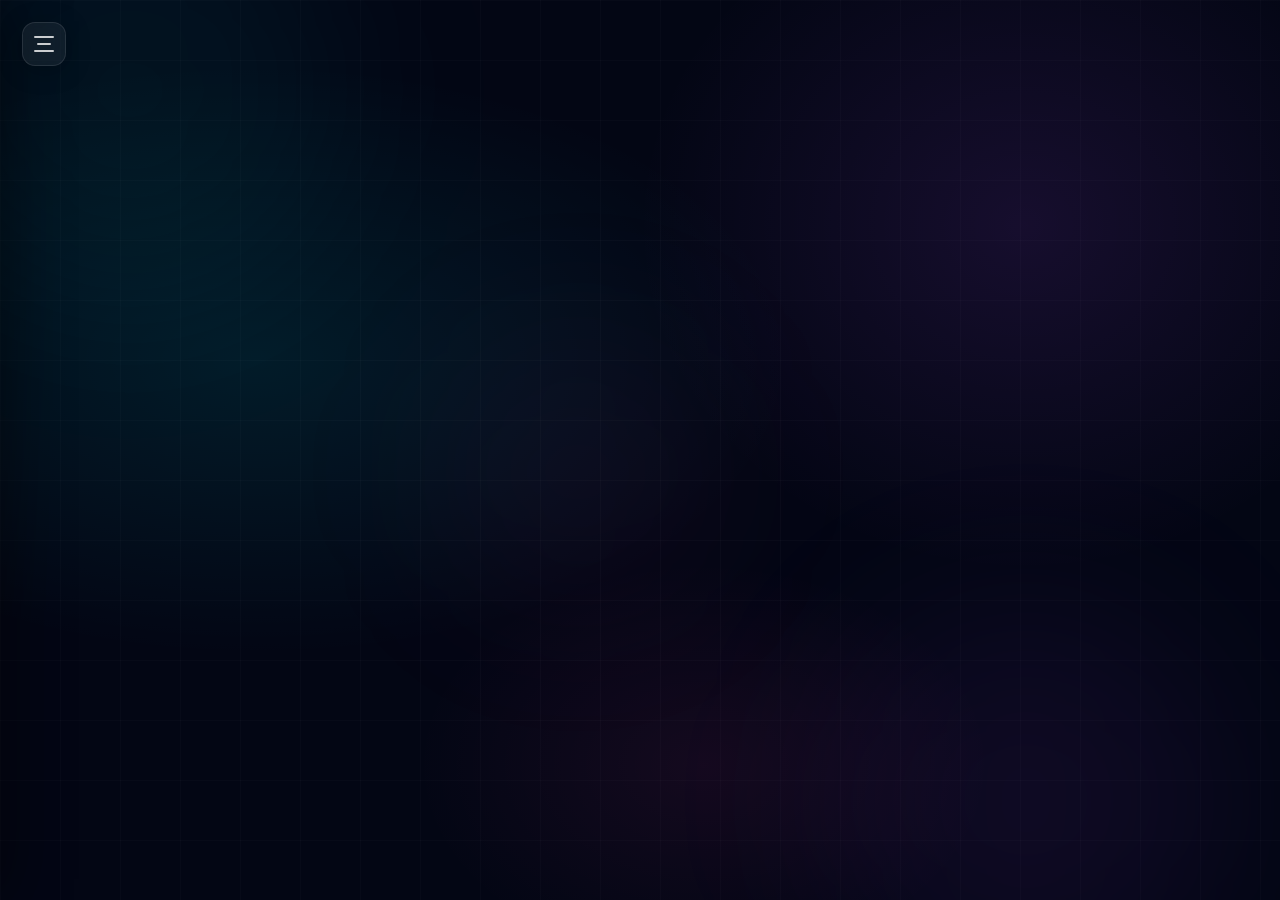
<file: 02-Modern-Sidebar/index.html>
<!DOCTYPE html>
<html lang="en">
<head>
<meta charset="UTF-8">
<meta name="viewport" content="width=device-width, initial-scale=1.0">
<title>Glassmorphism Sidebar</title>
<link href="https://fonts.googleapis.com/css2?family=Syne:wght@400;600;700;800&family=DM+Sans:wght@300;400;500&display=swap" rel="stylesheet">
<link rel="stylesheet" href="style.css">
</head>
<body>

<div class="bg"></div>
<div class="orb orb1"></div><div class="orb orb2"></div><div class="orb orb3"></div>
<div class="grid-lines"></div>

<div class="overlay" id="overlay"></div>

<button class="hamburger" id="hamburger" aria-label="Toggle menu">
  <span></span><span></span><span></span>
</button>

<aside class="sidebar" id="sidebar">
  <div class="sidebar-glow"></div>

  <div class="back-row">
    <div class="back-btn" id="closeBtn" title="Close sidebar">
      <svg fill="none" viewBox="0 0 24 24" stroke="currentColor" stroke-width="2.2">
        <path stroke-linecap="round" stroke-linejoin="round" d="M15 19l-7-7 7-7"/>
      </svg>
    </div>
  </div>

  <div class="search-wrap">
    <svg class="search-icon-left" fill="none" viewBox="0 0 24 24" stroke="currentColor" stroke-width="2">
      <circle cx="11" cy="11" r="8"/><path d="M21 21l-4.35-4.35"/>
    </svg>
    <input class="search-input" id="searchInput" type="text" placeholder="Search menu…" autocomplete="off">
  </div>

  <div class="search-results" id="searchResults"></div>

  <div id="navContent">
    <div class="section-label">Main</div>
    <nav class="nav">
      <div class="nav-item active" data-page="Dashboard">
        <div class="nav-icon"><svg fill="none" viewBox="0 0 24 24" stroke="currentColor" stroke-width="1.8" class="ic-cyan"><rect x="3" y="3" width="7" height="7" rx="1.5"/><rect x="14" y="3" width="7" height="7" rx="1.5"/><rect x="3" y="14" width="7" height="7" rx="1.5"/><rect x="14" y="14" width="7" height="7" rx="1.5"/></svg></div>
        <span class="nav-label">Dashboard</span><span class="badge-dot"></span>
      </div>
      <div class="nav-item" data-page="Analytics">
        <div class="nav-icon"><svg fill="none" viewBox="0 0 24 24" stroke="currentColor" stroke-width="1.8" class="ic-purple"><polyline points="22 12 18 12 15 21 9 3 6 12 2 12"/></svg></div>
        <span class="nav-label">Analytics</span><span class="nav-badge badge-cyan">Live</span>
      </div>
      <div class="nav-item" data-page="Projects">
        <div class="nav-icon"><svg fill="none" viewBox="0 0 24 24" stroke="currentColor" stroke-width="1.8" class="ic-blue"><path d="M12 2L2 7l10 5 10-5-10-5zM2 17l10 5 10-5M2 12l10 5 10-5"/></svg></div>
        <span class="nav-label">Projects</span><span class="nav-badge badge-purple">12</span>
      </div>
      <div class="nav-item" data-page="Messages">
        <div class="nav-icon"><svg fill="none" viewBox="0 0 24 24" stroke="currentColor" stroke-width="1.8" class="ic-pink"><path d="M21 15a2 2 0 01-2 2H7l-4 4V5a2 2 0 012-2h14a2 2 0 012 2z"/></svg></div>
        <span class="nav-label">Messages</span><span class="nav-badge badge-pink">9</span>
      </div>
      <div class="nav-item" data-page="Calendar">
        <div class="nav-icon"><svg fill="none" viewBox="0 0 24 24" stroke="currentColor" stroke-width="1.8" class="ic-green"><rect x="3" y="4" width="18" height="18" rx="2"/><line x1="16" y1="2" x2="16" y2="6"/><line x1="8" y1="2" x2="8" y2="6"/><line x1="3" y1="10" x2="21" y2="10"/></svg></div>
        <span class="nav-label">Calendar</span>
      </div>
      <div class="nav-item" data-page="Tasks">
        <div class="nav-icon"><svg fill="none" viewBox="0 0 24 24" stroke="currentColor" stroke-width="1.8" class="ic-yellow"><path d="M9 11l3 3L22 4"/><path d="M21 12v7a2 2 0 01-2 2H5a2 2 0 01-2-2V5a2 2 0 012-2h11"/></svg></div>
        <span class="nav-label">Tasks</span><span class="nav-badge badge-cyan">3</span>
      </div>
    </nav>

    <div class="divider"></div>
    <div class="section-label">Account</div>
    <nav class="nav">
      <div class="nav-item" data-page="Notifications">
        <div class="nav-icon"><svg fill="none" viewBox="0 0 24 24" stroke="currentColor" stroke-width="1.8" class="ic-yellow"><path d="M18 8A6 6 0 006 8c0 7-3 9-3 9h18s-3-2-3-9"/><path d="M13.73 21a2 2 0 01-3.46 0"/></svg></div>
        <span class="nav-label">Notifications</span><span class="nav-badge badge-pink">4</span>
      </div>
      <div class="nav-item" data-page="Settings">
        <div class="nav-icon"><svg fill="none" viewBox="0 0 24 24" stroke="currentColor" stroke-width="1.8" class="ic-muted"><circle cx="12" cy="12" r="3"/><path d="M19.4 15a1.65 1.65 0 00.33 1.82l.06.06a2 2 0 010 2.83 2 2 0 01-2.83 0l-.06-.06a1.65 1.65 0 00-1.82-.33 1.65 1.65 0 00-1 1.51V21a2 2 0 01-4 0v-.09A1.65 1.65 0 009 19.4a1.65 1.65 0 00-1.82.33l-.06.06a2 2 0 01-2.83-2.83l.06-.06A1.65 1.65 0 004.68 15a1.65 1.65 0 00-1.51-1H3a2 2 0 010-4h.09A1.65 1.65 0 004.6 9a1.65 1.65 0 00-.33-1.82l-.06-.06a2 2 0 012.83-2.83l.06.06A1.65 1.65 0 009 4.68a1.65 1.65 0 001-1.51V3a2 2 0 014 0v.09a1.65 1.65 0 001 1.51 1.65 1.65 0 001.82-.33l.06-.06a2 2 0 012.83 2.83l-.06.06A1.65 1.65 0 0019.4 9a1.65 1.65 0 001.51 1H21a2 2 0 010 4h-.09a1.65 1.65 0 00-1.51 1z"/></svg></div>
        <span class="nav-label">Settings</span>
      </div>
      <div class="nav-item" data-page="Help">
        <div class="nav-icon"><svg fill="none" viewBox="0 0 24 24" stroke="currentColor" stroke-width="1.8" class="ic-muted"><circle cx="12" cy="12" r="10"/><path d="M9.09 9a3 3 0 015.83 1c0 2-3 3-3 3"/><line x1="12" y1="17" x2="12.01" y2="17"/></svg></div>
        <span class="nav-label">Help</span>
      </div>
    </nav>
  </div>

  <div class="spacer"></div>

  <div class="user-card">
    <div class="avatar">AC</div>
    <div class="user-info">
      <div class="user-name">Aishwarya Chandran</div>
      <div class="user-meta">
        <span class="user-role">Designer</span>
        <span style="color:rgba(255,255,255,0.15);font-size:10px">·</span>
        <div class="status-pill"><div class="status-dot"></div>Online</div>
      </div>
    </div>
  </div>
</aside>

<main class="main">
  <div class="hero"></div>
</main>

<script src="script.js?v=2"></script>
</body>
</html>
</file>
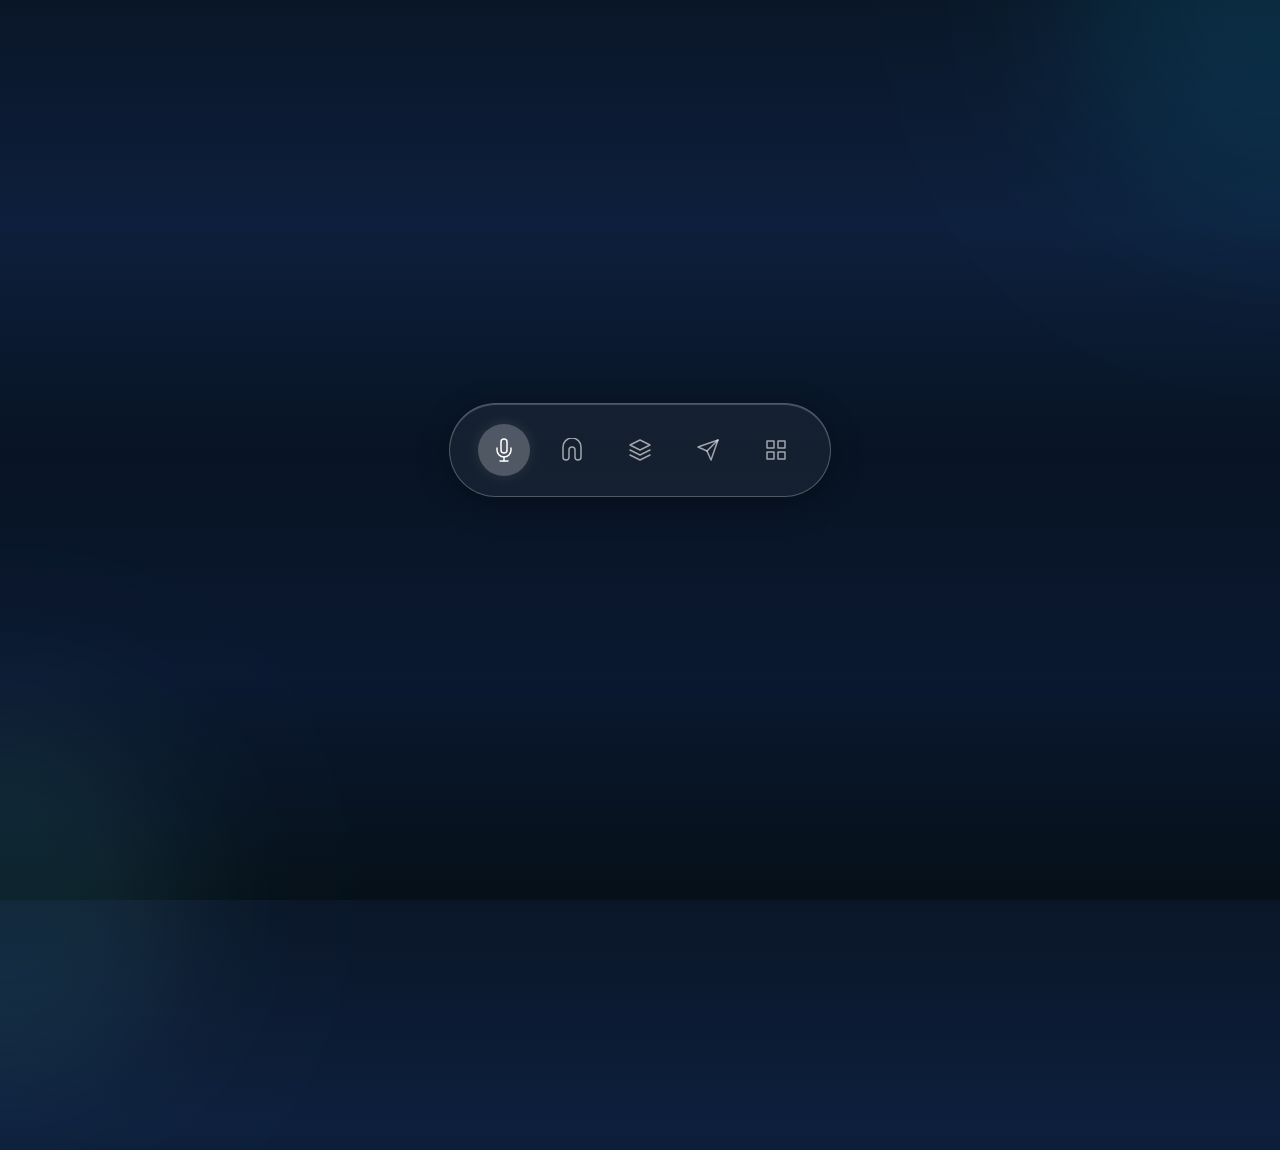
<file: 03-Apple-Liquidglass-Navbar/index.html>
<!DOCTYPE html>
<html lang="en">
<head>
    <meta charset="UTF-8">
    <meta name="viewport" content="width=device-width, initial-scale=1.0">
    <title>Liquid Glass Icon Bar</title>
    <link rel="stylesheet" href="style.css">
</head>
<body>
    <svg class="svg-filters" xmlns="http://www.w3.org/2000/svg">
        <defs>
            <filter id="gooey-filter">
                <feGaussianBlur in="SourceGraphic" stdDeviation="8" result="blur" />
                <feColorMatrix in="blur" mode="matrix" values="1 0 0 0 0  0 1 0 0 0  0 0 1 0 0  0 0 0 22 -10" result="gooey" />
                <feBlend in="SourceGraphic" in2="gooey" mode="normal"/>
            </filter>
        </defs>
    </svg>

    <div class="bg-decoration circle-1"></div>
    <div class="bg-decoration circle-2"></div>

    <div class="icon-bar-wrapper">
        <div class="icon-bar" id="iconBar">
            <div class="indicator" id="indicator"></div>

            <button class="icon-btn active" onclick="moveIndicator(this, 0)">
                <svg viewBox="0 0 24 24"><path d="M12 1a3 3 0 0 0-3 3v8a3 3 0 0 0 6 0V4a3 3 0 0 0-3-3z"/><path d="M19 10v2a7 7 0 0 1-14 0v-2"/><line x1="12" y1="19" x2="12" y2="23"/><line x1="8" y1="23" x2="16" y2="23"/></svg>
            </button>

            <button class="icon-btn" onclick="moveIndicator(this, 1)">
                <svg viewBox="0 0 24 24"><path d="M3 9c0-4.97 4.03-9 9-9s9 4.03 9 9v10c0 1.66-1.34 3-3 3s-3-1.34-3-3v-7c0-1.66-1.34-3-3-3s-3 1.34-3 3v7c0 1.66-1.34 3-3 3s-3-1.34-3-3V9z"/></svg>
            </button>

            <button class="icon-btn" onclick="moveIndicator(this, 2)">
                <svg viewBox="0 0 24 24"><polygon points="12 2 2 7 12 12 22 7 12 2"/><polyline points="2 17 12 22 22 17"/><polyline points="2 12 12 17 22 12"/></svg>
            </button>

            <button class="icon-btn" onclick="moveIndicator(this, 3)">
                <svg viewBox="0 0 24 24"><line x1="22" y1="2" x2="11" y2="13"/><polygon points="22 2 15 22 11 13 2 9 22 2"/></svg>
            </button>

            <button class="icon-btn" onclick="moveIndicator(this, 4)">
                <svg viewBox="0 0 24 24"><rect x="3" y="3" width="7" height="7"/><rect x="14" y="3" width="7" height="7"/><rect x="14" y="14" width="7" height="7"/><rect x="3" y="14" width="7" height="7"/></svg>
            </button>
        </div>
    </div>

   <script src="scripts.js"></script>
</body>
</html>
</file>
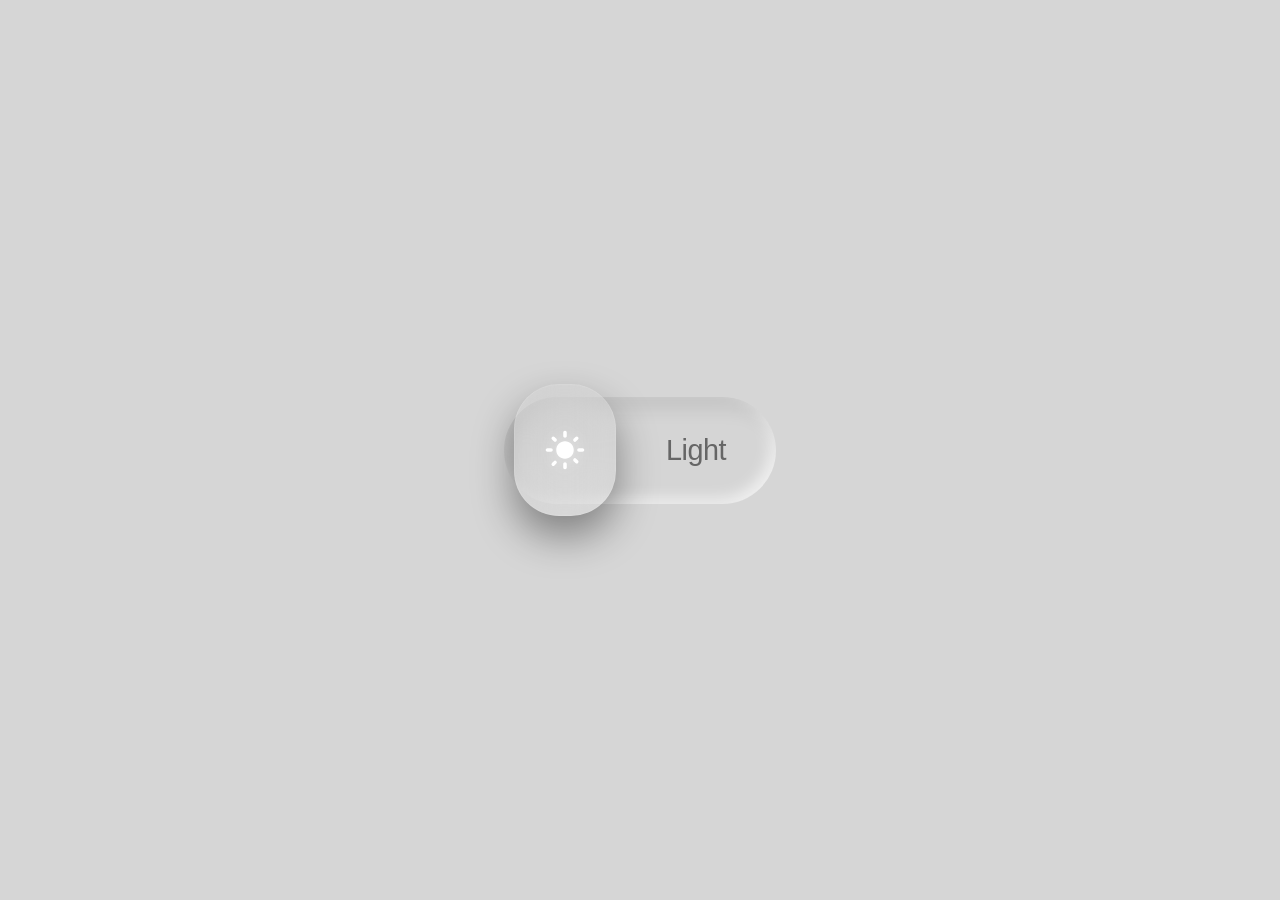
<file: 04-Toggle-Theme/index.html>
<!DOCTYPE html>
<html lang="en">
<head>
    <meta charset="UTF-8">
    <meta name="viewport" content="width=device-width, initial-scale=1.0">
    <title>Liquid Glass Toggle Clone</title>
    <style>
        :root {
            /* Light Theme */
            --bg-light: #d6d6d6;
            --track-light: #d5d5d5;
            
            /* Dark Theme - Precise Tones */
            --bg-dark: #242424;        /* Matte dark gray bg */
            --track-dark: #404040;     /* Darker container bg */
            --glass-bright: rgba(255, 255, 255, 0.12);
            --glass-border: rgba(255, 255, 255, 0.2);
            --track-dark: #4b4b4b;     /* Darker container for the recessed look */
    --glass-highlight: rgba(255, 255, 255, 0.15);
            

            
            --transition: all 0.7s cubic-bezier(0.2, 0.8, 0.2, 1);
        }

        body {
            margin: 0;
            display: flex;
            justify-content: center;
            align-items: center;
            min-height: 100vh;
            background-color: var(--bg-light);
            transition: var(--transition);
            font-family: -apple-system, BlinkMacSystemFont, "SF Pro Display", sans-serif;
            -webkit-font-smoothing: antialiased;
    -moz-osx-font-smoothing: grayscale;
        }

        body.dark-mode {
            background: radial-gradient(circle at center, #2c2c2c 0%, var(--bg-dark) 100%);
        }

        /* The Deep Carved Track */
        .toggle-container {
            position: relative;
            width: 260px;
            height: 95px;
            background-color: var(--track-light);
            border-radius: 100px;
            display: flex;
            align-items: center;
            padding: 6px;
            cursor: pointer;
            /* Neumorphic recession */
            box-shadow: inset 10px 10px 20px rgba(0,0,0,0.1), 
                        inset -5px -5px 15px rgba(255,255,255,0.7);
            transition: var(--transition);
        }

       body.dark-mode .toggle-container {
    background-color: var(--track-dark);
    box-shadow: inset 10px 10px 20px rgba(0, 0, 0, 0.6), 
                inset -2px -2px 10px rgba(255, 255, 255, 0.02); /* Soft rim light */
}

        /* Text Labels */
        .label {
            position: absolute;
            font-size: 1.8rem;
            font-weight: 500;
            letter-spacing: -0.5px;
            transition: var(--transition);
            pointer-events: none;
        }

        .light-text { right: 50px; color: #666; opacity: 1; }
        .dark-text { left: 50px; color: #eee; opacity: 0; transform: scale(0.9); }

        body.dark-mode .light-text { opacity: 0; transform: scale(0.9); }
        body.dark-mode .dark-text { opacity: 1; transform: scale(1); }

       
        .slider {
            position: absolute;
            left: 10px;
            width: 100px;
            height: 130px;
            background: transparent !important;
            backdrop-filter: blur(20px) saturate(200%);
            -webkit-backdrop-filter: blur(25px) saturate(180%);
            border-radius: 45px;
            
            border: 1.5px solid var(--glass-border);
            display: flex;
            justify-content: center;
            align-items: center;
            
            box-shadow: 0 20px 40px rgba(0, 0, 0, 0.2),
                        inset 0 0 10px rgba(255,255,255,0.05);
            transition: var(--transition);
            z-index: 2;
            background: rgba(255, 255, 255, 0.04); /* High transparency */
    backdrop-filter: blur(25px) saturate(200%); /* Liquid glass refraction */
    -webkit-backdrop-filter: blur(25px) saturate(200%);
    border: 1.5px solid rgba(255, 255, 255, 0.1); /* Thin specular edge */
    box-shadow: 0 20px 40px rgba(0, 0, 0, 0.4);
        }
        /* THE HOVER EFFECT: Transparent Raindrop */
.slider:hover {
    /* 1. Change alpha to 0.00 for total transparency */
    background: rgba(255, 255, 255, 0.0); 
    
    /* 2. Increase the rim brightness */
    border: 1px solid rgba(255, 255, 255, 0.45); 
    
    /* 3. Add a stronger inset glow to simulate light hitting water edges */
    box-shadow: 
        0 25px 50px rgba(0, 0, 0, 0.4), 
        inset 0 0 20px rgba(255, 255, 255, 0.25); 
        
    transform: scale(1.04);
    cursor: pointer;
}

        body.dark-mode .slider {
            transform: translateX(130px);
            background: rgba(255, 255, 255, 0.04);
            border: 1px solid rgba(255, 255, 255, 0.1);
            box-shadow: 0 25px 50px rgba(0, 0, 0, 0.6);
        }

        /* SVG Icons */
        svg {
            width: 42px;
            height: 42px;
            fill: white;
            transition: var(--transition);
        }

        .sun { filter: drop-shadow(0 0 8px rgba(255,255,255,0.4)); }
        .moon { 
            display: none; 
            transform: rotate(-15deg); 
            filter: drop-shadow(0 0 12px rgba(255,255,255,0.5));
        }

        body.dark-mode .sun { display: none; }
        body.dark-mode .moon { display: block; }

    </style>
</head>
<body>

    <div class="toggle-container" id="toggle">
        <div class="label dark-text">Dark</div>
        <div class="label light-text">Light</div>
        
        <div class="slider">
            <svg class="sun" viewBox="0 0 24 24">
                <path d="M12 7c-2.76 0-5 2.24-5 5s2.24 5 5 5 5-2.24 5-5-2.24-5-5-5zM2 13h2c.55 0 1-.45 1-1s-.45-1-1-1H2c-.55 0-1 .45-1 1s.45 1 1 1zm18 0h2c.55 0 1-.45 1-1s-.45-1-1-1h-2c-.55 0-1 .45-1 1s.45 1 1 1zM11 2v2c0 .55.45 1 1 1s1-.45 1-1V2c0-.55-.45-1-1-1s-1 .45-1 1zm0 18v2c0 .55.45 1 1 1s1-.45 1-1v-2c0-.55-.45-1-1-1s-1 .45-1 1zM5.99 4.58a.996.996 0 00-1.41 0 .996.996 0 000 1.41l1.06 1.06c.39.39 1.03.39 1.41 0s.39-1.03 0-1.41L5.99 4.58zm12.37 12.37a.996.996 0 00-1.41 0 .996.996 0 000 1.41l1.06 1.06c.39.39 1.03.39 1.41 0a.996.996 0 000-1.41l-1.06-1.06zm1.06-12.37a.996.996 0 00-1.41 0l-1.06 1.06a.996.996 0 101.41 1.41l1.06-1.06a.996.996 0 000-1.41zM7.05 18.36a.996.996 0 00-1.41 0l-1.06 1.06a.996.996 0 101.41 1.41l1.06-1.06a.996.996 0 000-1.41z"></path>
            </svg>
            <svg class="moon" viewBox="0 0 24 24">
                <path d="M18.8,14.9c-0.8,3.5-3.9,6.1-7.6,6.1c-4.3,0-7.8-3.5-7.8-7.8c0-3.3,2.1-6.2,5.1-7.3
                c-1,1.3-1.6,2.9-1.6,4.7c0,4.1,3.3,7.5,7.5,7.5C15.9,18.1,17.4,16.8,18.8,14.9z"/>
            </svg>
        </div>
    </div>

    <script>
        const toggle = document.getElementById('toggle');
        toggle.addEventListener('click', () => {
            document.body.classList.toggle('dark-mode');
        });
    </script>
</body>
</html>
</file>
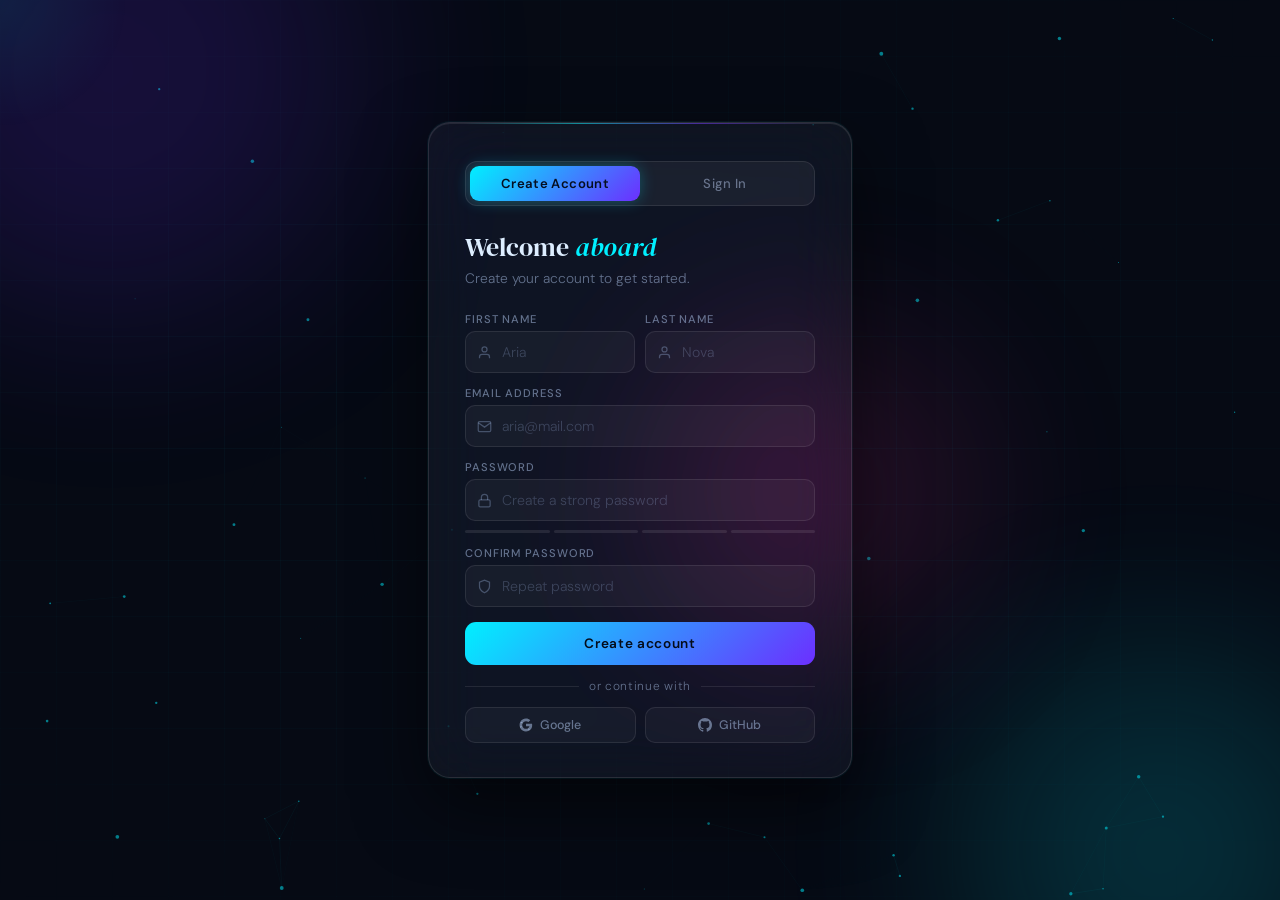
<file: 01-Modern-Authpage/auth.html>
<!DOCTYPE html>
<html lang="en">
<head>
<meta charset="UTF-8">
<meta name="viewport" content="width=device-width, initial-scale=1.0">
<title>Sign Up / Login</title>
<link href="https://fonts.googleapis.com/css2?family=DM+Sans:wght@300;400;500;600&family=DM+Serif+Display:ital@0;1&display=swap" rel="stylesheet">
<style>
  *, *::before, *::after { box-sizing: border-box; margin: 0; padding: 0; }
 
  :root {
    --cyan:   #00f0ff;
    --pink:   #ff3cac;
    --purple: #6c2fff;
    --green:  #00ffaa;
    --glass-bg:     rgba(255,255,255,0.045);
    --glass-border: rgba(255,255,255,0.11);
    --text:   #ddeeff;
    --muted:  rgba(190,215,255,0.48);
  }
 
  html, body {
    height: 100%; overflow: hidden;
    background: #060a14;
    font-family: 'DM Sans', sans-serif;
    color: var(--text);
  }
 
  canvas { position: fixed; inset: 0; z-index: 0; }
 
  .orb { position:fixed;border-radius:50%;filter:blur(100px);opacity:.16;animation:drift 16s ease-in-out infinite alternate;z-index:1; }
  .orb-1{width:500px;height:500px;background:var(--purple);top:-180px;left:-140px;animation-delay:0s}
  .orb-2{width:400px;height:400px;background:var(--cyan);bottom:-150px;right:-80px;animation-delay:-6s}
  .orb-3{width:300px;height:300px;background:var(--pink);top:38%;left:52%;animation-delay:-10s}
  @keyframes drift{from{transform:translate(0,0) scale(1)}to{transform:translate(28px,36px) scale(1.07)}}
 
  .grid{position:fixed;inset:0;z-index:1;background-image:linear-gradient(rgba(0,240,255,.035) 1px,transparent 1px),linear-gradient(90deg,rgba(0,240,255,.035) 1px,transparent 1px);background-size:56px 56px;mask-image:radial-gradient(ellipse 78% 68% at 50% 50%,black 20%,transparent 100%)}
 
  .particles{position:fixed;inset:0;z-index:2;pointer-events:none;overflow:hidden}
  .particle{position:absolute;width:2px;height:2px;border-radius:50%;animation:floatUp linear infinite;opacity:0}
  @keyframes floatUp{0%{transform:translateY(100vh);opacity:0}10%{opacity:.55}90%{opacity:.3}100%{transform:translateY(-8vh) translateX(30px);opacity:0}}
 
  .cursor-glow{position:fixed;pointer-events:none;width:260px;height:260px;border-radius:50%;background:radial-gradient(circle,rgba(0,240,255,.08) 0%,transparent 70%);transform:translate(-50%,-50%);z-index:5;transition:left .07s,top .07s}
 
  .scene{position:relative;z-index:10;display:flex;align-items:center;justify-content:center;min-height:100vh;padding:24px}
 
  .card{
    width:100%;max-width:424px;
    padding:38px 36px 34px;
    border-radius:22px;
    background:var(--glass-bg);
    border:1px solid var(--glass-border);
    backdrop-filter:blur(30px) saturate(160%);
    -webkit-backdrop-filter:blur(30px) saturate(160%);
    box-shadow:0 0 0 1px rgba(0,240,255,.05),0 28px 70px rgba(0,0,0,.55),inset 0 1px 0 rgba(255,255,255,.09);
    animation:cardIn .8s cubic-bezier(.16,1,.3,1) both;
    position:relative;overflow:hidden;
  }
  .card::before{content:'';position:absolute;top:0;left:8%;right:8%;height:1px;background:linear-gradient(90deg,transparent,var(--cyan),var(--purple),transparent);opacity:.5;animation:shimmer 3.5s ease-in-out infinite}
  @keyframes shimmer{0%,100%{opacity:.25}50%{opacity:.8}}
  @keyframes cardIn{from{opacity:0;transform:translateY(36px) scale(.95)}to{opacity:1;transform:none}}
 
  /* tabs */
  .tabs{display:flex;background:rgba(255,255,255,.05);border:1px solid rgba(255,255,255,.09);border-radius:12px;padding:4px;margin-bottom:26px;position:relative;animation:fadeUp .6s .1s both}
  .tab-slider{position:absolute;top:4px;bottom:4px;width:calc(50% - 4px);border-radius:9px;background:linear-gradient(135deg,var(--cyan),var(--purple));transition:transform .35s cubic-bezier(.34,1.56,.64,1);box-shadow:0 0 16px rgba(0,240,255,.28)}
  .tabs.login-active .tab-slider{transform:translateX(100%)}
  .tab-btn{flex:1;position:relative;z-index:1;padding:9px 0;background:none;border:none;cursor:pointer;font-family:'DM Sans',sans-serif;font-size:.82rem;font-weight:500;letter-spacing:.03em;color:rgba(200,220,255,.45);transition:color .25s;border-radius:9px}
  .tab-btn.active{color:#050e20;font-weight:600}
 
  /* headings */
  .heading{font-family:'DM Serif Display',serif;font-size:1.65rem;font-weight:400;line-height:1.18;margin-bottom:5px;animation:fadeUp .6s .18s both}
  .heading em{font-style:italic;color:var(--cyan)}
  .sub{font-size:.86rem;font-weight:300;color:var(--muted);margin-bottom:24px;line-height:1.5;animation:fadeUp .6s .26s both}
 
  .panel{transition:opacity .28s,transform .28s}
  .panel.hidden{display:none}
 
  .form{display:flex;flex-direction:column;gap:13px}
  .row{display:grid;grid-template-columns:1fr 1fr;gap:10px;animation:fadeUp .5s .34s both}
  .field{display:flex;flex-direction:column;gap:5px}
  .field:nth-child(1){animation:fadeUp .5s .34s both}
  .field:nth-child(2){animation:fadeUp .5s .40s both}
  .field:nth-child(3){animation:fadeUp .5s .46s both}
  .field:nth-child(4){animation:fadeUp .5s .52s both}
 
  label{font-size:.7rem;font-weight:500;letter-spacing:.08em;text-transform:uppercase;color:var(--muted)}
 
  .input-wrap{position:relative;display:flex;align-items:center}
  .ico{position:absolute;left:12px;width:15px;height:15px;color:rgba(180,210,255,.3);pointer-events:none;transition:color .25s}
 
  input{width:100%;padding:11px 12px 11px 36px;background:rgba(255,255,255,.04);border:1px solid rgba(255,255,255,.09);border-radius:10px;color:var(--text);font-family:'DM Sans',sans-serif;font-size:.88rem;font-weight:400;outline:none;transition:border-color .25s,box-shadow .25s,background .25s}
  input::placeholder{color:rgba(180,210,255,.22);font-weight:300}
  input:focus{border-color:rgba(0,240,255,.55);background:rgba(0,240,255,.04);box-shadow:0 0 0 3px rgba(0,240,255,.1),0 0 14px rgba(0,240,255,.08)}
  .input-wrap:has(input:focus) .ico{color:var(--cyan)}
 
  .s-bar{display:flex;gap:4px;margin-top:4px}
  .s-bar span{flex:1;height:3px;border-radius:99px;background:rgba(255,255,255,.09);transition:background .4s}
  .s-bar span.s1{background:var(--pink)}.s-bar span.s2{background:#ffaa00}.s-bar span.s3{background:var(--cyan)}.s-bar span.s4{background:var(--green)}
 
  .forgot{text-align:right;margin-top:-4px;font-size:.78rem;color:var(--muted)}
  .forgot a{color:var(--cyan);text-decoration:none;transition:opacity .2s}.forgot a:hover{opacity:.7}
 
  .btn{position:relative;width:100%;padding:13px;margin-top:2px;border:none;border-radius:11px;cursor:pointer;overflow:hidden;font-family:'DM Sans',sans-serif;font-size:.85rem;font-weight:600;letter-spacing:.05em;color:#040c1a;background:linear-gradient(135deg,var(--cyan) 0%,var(--purple) 100%);transition:transform .18s,box-shadow .18s;animation:fadeUp .5s .58s both}
  .btn::before{content:'';position:absolute;inset:0;background:linear-gradient(135deg,var(--green),var(--cyan));opacity:0;transition:opacity .3s}
  .btn::after{content:'';position:absolute;top:-100%;left:0;right:0;height:100%;background:linear-gradient(transparent,rgba(255,255,255,.13),transparent);animation:scanBtn 2.8s linear infinite}
  @keyframes scanBtn{from{top:-100%}to{top:200%}}
  .btn:hover{transform:translateY(-2px);box-shadow:0 8px 28px rgba(0,240,255,.28)}.btn:hover::before{opacity:1}.btn:active{transform:none}
  .btn span{position:relative;z-index:1}
 
  .divider{display:flex;align-items:center;gap:10px;font-size:.74rem;font-weight:300;color:var(--muted);letter-spacing:.06em;animation:fadeUp .5s .64s both}
  .divider::before,.divider::after{content:'';flex:1;height:1px;background:rgba(255,255,255,.09)}
 
  .socials{display:flex;gap:9px;animation:fadeUp .5s .70s both}
  .soc-btn{flex:1;padding:9px 0;border-radius:10px;border:1px solid rgba(255,255,255,.09);background:rgba(255,255,255,.035);color:var(--muted);font-family:'DM Sans',sans-serif;font-size:.78rem;font-weight:500;cursor:pointer;display:flex;align-items:center;justify-content:center;gap:7px;transition:background .2s,border-color .2s,color .2s}
  .soc-btn:hover{background:rgba(255,255,255,.08);border-color:rgba(255,255,255,.2);color:var(--text)}
  .soc-btn svg{width:14px;height:14px}
 
  @keyframes fadeUp{from{opacity:0;transform:translateY(16px)}to{opacity:1;transform:none}}
</style>
</head>
<body>
 
<canvas id="c"></canvas>
<div class="grid"></div>
<div class="orb orb-1"></div><div class="orb orb-2"></div><div class="orb orb-3"></div>
<div class="particles" id="particles"></div>
<div class="cursor-glow" id="cursorGlow"></div>
 
<div class="scene">
 <div class="card">
 
  <!-- Tabs -->
  <div class="tabs" id="tabs">
   <div class="tab-slider"></div>
   <button class="tab-btn active" id="tabSignup" onclick="switchTab('signup')">Create Account</button>
   <button class="tab-btn"        id="tabLogin"  onclick="switchTab('login')">Sign In</button>
  </div>
 
  <!-- SIGNUP -->
  <div id="panelSignup" class="panel">
   <h1 class="heading">Welcome <em>aboard</em></h1>
   <p class="sub">Create your account to get started.</p>
   <div class="form">
    <div class="row">
     <div class="field">
      <label>First name</label>
      <div class="input-wrap">
       <svg class="ico" viewBox="0 0 24 24" fill="none" stroke="currentColor" stroke-width="2"><path d="M20 21v-2a4 4 0 0 0-4-4H8a4 4 0 0 0-4 4v2"/><circle cx="12" cy="7" r="4"/></svg>
       <input type="text" placeholder="Aria">
      </div>
     </div>
     <div class="field">
      <label>Last name</label>
      <div class="input-wrap">
       <svg class="ico" viewBox="0 0 24 24" fill="none" stroke="currentColor" stroke-width="2"><path d="M20 21v-2a4 4 0 0 0-4-4H8a4 4 0 0 0-4 4v2"/><circle cx="12" cy="7" r="4"/></svg>
       <input type="text" placeholder="Nova">
      </div>
     </div>
    </div>
    <div class="field">
     <label>Email address</label>
     <div class="input-wrap">
      <svg class="ico" viewBox="0 0 24 24" fill="none" stroke="currentColor" stroke-width="2"><path d="M4 4h16c1.1 0 2 .9 2 2v12c0 1.1-.9 2-2 2H4c-1.1 0-2-.9-2-2V6c0-1.1.9-2 2-2z"/><polyline points="22,6 12,13 2,6"/></svg>
      <input type="email" placeholder="aria@mail.com">
     </div>
    </div>
    <div class="field">
     <label>Password</label>
     <div class="input-wrap">
      <svg class="ico" viewBox="0 0 24 24" fill="none" stroke="currentColor" stroke-width="2"><rect x="3" y="11" width="18" height="11" rx="2"/><path d="M7 11V7a5 5 0 0 1 10 0v4"/></svg>
      <input type="password" placeholder="Create a strong password" id="passInput">
     </div>
     <div class="s-bar" id="sBar"><span></span><span></span><span></span><span></span></div>
    </div>
    <div class="field">
     <label>Confirm password</label>
     <div class="input-wrap">
      <svg class="ico" viewBox="0 0 24 24" fill="none" stroke="currentColor" stroke-width="2"><path d="M12 22s8-4 8-10V5l-8-3-8 3v7c0 6 8 10 8 10z"/></svg>
      <input type="password" placeholder="Repeat password">
     </div>
    </div>
    <button class="btn"><span>Create account</span></button>
    <div class="divider">or continue with</div>
    <div class="socials">
     <button class="soc-btn"><svg viewBox="0 0 24 24" fill="currentColor"><path d="M22.56 12.25c0-.78-.07-1.53-.2-2.25H12v4.26h5.92c-.26 1.37-1.04 2.53-2.21 3.31v2.77h3.57c2.08-1.92 3.28-4.74 3.28-8.09z"/><path d="M12 23c2.97 0 5.46-.98 7.28-2.66l-3.57-2.77c-.98.66-2.23 1.06-3.71 1.06-2.86 0-5.29-1.93-6.16-4.53H2.18v2.84C3.99 20.53 7.7 23 12 23z"/><path d="M5.84 14.09c-.22-.66-.35-1.36-.35-2.09s.13-1.43.35-2.09V7.07H2.18C1.43 8.55 1 10.22 1 12s.43 3.45 1.18 4.93l2.85-2.22.81-.62z"/><path d="M12 5.38c1.62 0 3.06.56 4.21 1.64l3.15-3.15C17.45 2.09 14.97 1 12 1 7.7 1 3.99 3.47 2.18 7.07l3.66 2.84c.87-2.6 3.3-4.53 6.16-4.53z"/></svg> Google</button>
     <button class="soc-btn"><svg viewBox="0 0 24 24" fill="currentColor"><path d="M12 0C5.37 0 0 5.37 0 12c0 5.31 3.435 9.795 8.205 11.385.6.105.825-.255.825-.57 0-.285-.015-1.23-.015-2.235-3.015.555-3.795-.735-4.035-1.41-.135-.345-.72-1.41-1.23-1.695-.42-.225-1.02-.78-.015-.795.945-.015 1.62.87 1.845 1.23 1.08 1.815 2.805 1.305 3.495.99.105-.78.42-1.305.765-1.605-2.67-.3-5.46-1.335-5.46-5.925 0-1.305.465-2.385 1.23-3.225-.12-.3-.54-1.53.12-3.18 0 0 1.005-.315 3.3 1.23.96-.27 1.98-.405 3-.405s2.04.135 3 .405c2.295-1.56 3.3-1.23 3.3-1.23.66 1.65.24 2.88.12 3.18.765.84 1.23 1.905 1.23 3.225 0 4.605-2.805 5.625-5.475 5.925.435.375.81 1.095.81 2.22 0 1.605-.015 2.895-.015 3.3 0 .315.225.69.825.57A12.02 12.02 0 0 0 24 12c0-6.63-5.37-12-12-12z"/></svg> GitHub</button>
    </div>
   </div>
  </div>
 
  <!-- LOGIN -->
  <div id="panelLogin" class="panel hidden">
   <h1 class="heading">Good to see <em>you</em></h1>
   <p class="sub">Sign in to continue your journey.</p>
   <div class="form">
    <div class="field">
     <label>Email address</label>
     <div class="input-wrap">
      <svg class="ico" viewBox="0 0 24 24" fill="none" stroke="currentColor" stroke-width="2"><path d="M4 4h16c1.1 0 2 .9 2 2v12c0 1.1-.9 2-2 2H4c-1.1 0-2-.9-2-2V6c0-1.1.9-2 2-2z"/><polyline points="22,6 12,13 2,6"/></svg>
      <input type="email" placeholder="your@email.com">
     </div>
    </div>
    <div class="field">
     <label>Password</label>
     <div class="input-wrap">
      <svg class="ico" viewBox="0 0 24 24" fill="none" stroke="currentColor" stroke-width="2"><rect x="3" y="11" width="18" height="11" rx="2"/><path d="M7 11V7a5 5 0 0 1 10 0v4"/></svg>
      <input type="password" placeholder="Your password">
     </div>
    </div>
    <div class="forgot"><a href="#">Forgot password?</a></div>
    <button class="btn"><span>Sign in</span></button>
    <div class="divider">or sign in with</div>
    <div class="socials">
     <button class="soc-btn"><svg viewBox="0 0 24 24" fill="currentColor"><path d="M22.56 12.25c0-.78-.07-1.53-.2-2.25H12v4.26h5.92c-.26 1.37-1.04 2.53-2.21 3.31v2.77h3.57c2.08-1.92 3.28-4.74 3.28-8.09z"/><path d="M12 23c2.97 0 5.46-.98 7.28-2.66l-3.57-2.77c-.98.66-2.23 1.06-3.71 1.06-2.86 0-5.29-1.93-6.16-4.53H2.18v2.84C3.99 20.53 7.7 23 12 23z"/><path d="M5.84 14.09c-.22-.66-.35-1.36-.35-2.09s.13-1.43.35-2.09V7.07H2.18C1.43 8.55 1 10.22 1 12s.43 3.45 1.18 4.93l2.85-2.22.81-.62z"/><path d="M12 5.38c1.62 0 3.06.56 4.21 1.64l3.15-3.15C17.45 2.09 14.97 1 12 1 7.7 1 3.99 3.47 2.18 7.07l3.66 2.84c.87-2.6 3.3-4.53 6.16-4.53z"/></svg> Google</button>
     <button class="soc-btn"><svg viewBox="0 0 24 24" fill="currentColor"><path d="M12 0C5.37 0 0 5.37 0 12c0 5.31 3.435 9.795 8.205 11.385.6.105.825-.255.825-.57 0-.285-.015-1.23-.015-2.235-3.015.555-3.795-.735-4.035-1.41-.135-.345-.72-1.41-1.23-1.695-.42-.225-1.02-.78-.015-.795.945-.015 1.62.87 1.845 1.23 1.08 1.815 2.805 1.305 3.495.99.105-.78.42-1.305.765-1.605-2.67-.3-5.46-1.335-5.46-5.925 0-1.305.465-2.385 1.23-3.225-.12-.3-.54-1.53.12-3.18 0 0 1.005-.315 3.3 1.23.96-.27 1.98-.405 3-.405s2.04.135 3 .405c2.295-1.56 3.3-1.23 3.3-1.23.66 1.65.24 2.88.12 3.18.765.84 1.23 1.905 1.23 3.225 0 4.605-2.805 5.625-5.475 5.925.435.375.81 1.095.81 2.22 0 1.605-.015 2.895-.015 3.3 0 .315.225.69.825.57A12.02 12.02 0 0 0 24 12c0-6.63-5.37-12-12-12z"/></svg> GitHub</button>
    </div>
   </div>
  </div>
 
 </div>
</div>
 
<script>
const glow = document.getElementById('cursorGlow');
document.addEventListener('mousemove', e => { glow.style.left=e.clientX+'px'; glow.style.top=e.clientY+'px'; });
 
const pWrap=document.getElementById('particles');
const COLS=['#00f0ff','#6c2fff','#ff3cac','#00ffaa'];
for(let i=0;i<50;i++){
  const p=document.createElement('div'); p.className='particle';
  p.style.cssText=`left:${Math.random()*100}vw;width:${Math.random()*2+1}px;height:${Math.random()*2+1}px;background:${COLS[Math.floor(Math.random()*4)]};animation-duration:${Math.random()*18+10}s;animation-delay:${Math.random()*14}s`;
  pWrap.appendChild(p);
}
 
const passEl=document.getElementById('passInput');
const bars=document.querySelectorAll('#sBar span');
passEl.addEventListener('input',()=>{
  const v=passEl.value; let s=0;
  if(v.length>=6)s++; if(v.length>=10)s++;
  if(/[A-Z]/.test(v)&&/[0-9]/.test(v))s++;
  if(/[^A-Za-z0-9]/.test(v))s++;
  bars.forEach((b,i)=>{b.className='';if(i<s)b.classList.add('s'+s);});
});
 
let cur='signup';
function switchTab(tab){
  if(tab===cur) return; cur=tab;
  const tabs=document.getElementById('tabs');
  const pS=document.getElementById('panelSignup');
  const pL=document.getElementById('panelLogin');
  const tS=document.getElementById('tabSignup');
  const tL=document.getElementById('tabLogin');
  const outEl  = tab==='login' ? pS : pL;
  const inEl   = tab==='login' ? pL : pS;
  if(tab==='login'){ tabs.classList.add('login-active'); tS.classList.remove('active'); tL.classList.add('active'); }
  else             { tabs.classList.remove('login-active'); tL.classList.remove('active'); tS.classList.add('active'); }
  outEl.style.cssText='opacity:0;transform:translateY(-10px);transition:opacity .22s,transform .22s';
  setTimeout(()=>{
    outEl.classList.add('hidden');
    inEl.classList.remove('hidden');
    inEl.style.cssText='opacity:0;transform:translateY(10px);transition:none';
    requestAnimationFrame(()=>{ inEl.style.cssText='opacity:1;transform:translateY(0);transition:opacity .28s,transform .28s'; });
  },220);
}
 
const canvas=document.getElementById('c'), ctx=canvas.getContext('2d');
let W,H,nodes;
function resize(){
  W=canvas.width=window.innerWidth; H=canvas.height=window.innerHeight;
  nodes=Array.from({length:55},()=>({x:Math.random()*W,y:Math.random()*H,vx:(Math.random()-.5)*.38,vy:(Math.random()-.5)*.38,r:Math.random()*1.6+.4}));
}
resize(); window.addEventListener('resize',resize);
function draw(){
  ctx.clearRect(0,0,W,H);
  nodes.forEach(n=>{n.x+=n.vx;n.y+=n.vy;if(n.x<0||n.x>W)n.vx*=-1;if(n.y<0||n.y>H)n.vy*=-1;});
  for(let i=0;i<nodes.length;i++) for(let j=i+1;j<nodes.length;j++){
    const dx=nodes[i].x-nodes[j].x,dy=nodes[i].y-nodes[j].y,d=Math.hypot(dx,dy);
    if(d<125){ctx.beginPath();ctx.moveTo(nodes[i].x,nodes[i].y);ctx.lineTo(nodes[j].x,nodes[j].y);ctx.strokeStyle=`rgba(0,240,255,${.11*(1-d/125)})`;ctx.lineWidth=.55;ctx.stroke();}
  }
  nodes.forEach(n=>{ctx.beginPath();ctx.arc(n.x,n.y,n.r,0,Math.PI*2);ctx.fillStyle='rgba(0,240,255,.5)';ctx.fill();});
  requestAnimationFrame(draw);
}
draw();
</script>
</body>
</html>
</file>
<file: 02-Modern-Sidebar/style.css>
*,*::before,*::after{
  box-sizing:border-box;
  margin:0;padding:0
}
:root{
  --accent-cyan:#00f5ff;
  --accent-purple:#b44eff;
  --accent-pink:#ff3cac;
  --accent-green:#39ff9b;
  --text-primary:rgba(255,255,255,0.93);
  --text-muted:rgba(255,255,255,0.38);
  --text-sub:rgba(255,255,255,0.60);
  --sidebar-w:268px;
}
body{
  font-family:'DM Sans',
  sans-serif;background:#030614;
  min-height:100vh;
  overflow:hidden;
}

.bg{
  position:fixed;inset:0;z-index:0;
  background:radial-gradient(ellipse 70% 55% at 20% 40%,rgba(0,245,255,0.09) 0%,transparent 60%),
    radial-gradient(ellipse 55% 70% at 80% 25%,rgba(180,78,255,0.11) 0%,transparent 55%),
    radial-gradient(ellipse 45% 45% at 55% 85%,rgba(255,60,172,0.07) 0%,transparent 50%),#030614;
  }


.orb{
  position:fixed;
  border-radius:50%;
  filter:blur(90px);
  pointer-events:none;
  z-index:0;
  animation:drift 14s ease-in-out infinite alternate;
}
.orb1{width:420px;height:420px;background:rgba(0,245,255,0.055);top:-120px;left:-80px}
.orb2{width:380px;height:380px;background:rgba(180,78,255,0.07);bottom:-90px;right:5%;animation-delay:-5s}
.orb3{width:260px;height:260px;background:rgba(255,60,172,0.05);top:38%;left:35%;animation-delay:-9s}
@keyframes drift{from{transform:translate(0,0) scale(1)}to{transform:translate(28px,18px) scale(1.08)}}
.grid-lines{position:fixed;inset:0;z-index:0;pointer-events:none;
  background-image:linear-gradient(rgba(255,255,255,0.018) 1px,transparent 1px),
    linear-gradient(90deg,rgba(255,255,255,0.018) 1px,transparent 1px);
  background-size:60px 60px}

.overlay{position:fixed;inset:0;z-index:20;
  background:rgba(2,4,20,0.55);
  backdrop-filter:blur(14px) saturate(140%);
  -webkit-backdrop-filter:blur(14px) saturate(140%);
  opacity:0;pointer-events:none;
  transition:opacity 0.4s cubic-bezier(.4,0,.2,1)
}
.overlay.active{opacity:1;pointer-events:all}

.hamburger{
  position:fixed;top:22px;left:22px;z-index:50;
  width:44px;height:44px;border-radius:13px;
  background:rgba(255,255,255,0.06);border:1px solid rgba(255,255,255,0.10);
  backdrop-filter:blur(20px);cursor:pointer;display:flex;
  align-items:center;justify-content:center;flex-direction:column;gap:5px;
  transition:all 0.3s cubic-bezier(.4,0,.2,1);box-shadow:0 4px 24px rgba(0,0,0,0.25)}
.hamburger:hover{background:rgba(0,245,255,0.09);border-color:rgba(0,245,255,0.3);box-shadow:0 0 22px rgba(0,245,255,0.12)}
.hamburger span{display:block;height:1.8px;border-radius:2px;background:rgba(255,255,255,0.78);transition:all 0.35s cubic-bezier(.4,0,.2,1);transform-origin:center}
.hamburger span:nth-child(1){width:20px}
.hamburger span:nth-child(2){width:14px}
.hamburger span:nth-child(3){width:20px}
.hamburger.open {
  opacity: 0;
  pointer-events: none;
  transform: scale(0.9);
}
.sidebar{
  position:fixed;
  top:0;
  left:0;
  bottom:0;
  z-index:30;
  width:var(--sidebar-w);display:flex;flex-direction:column;
  background:rgba(8,12,35,0.78);
  backdrop-filter:blur(36px) saturate(180%);-webkit-backdrop-filter:blur(36px) saturate(180%);
  border-right:1px solid rgba(255,255,255,0.09);
  box-shadow:6px 0 60px rgba(0,0,0,0.45),inset 1px 0 0 rgba(255,255,255,0.05);
  transform:translateX(-100%);transition:transform 0.42s cubic-bezier(.4,0,.2,1);overflow:hidden;
overflow-y: auto;
scrollbar-width: none;}
.sidebar::-webkit-scrollbar {
  display: none; 
}
.sidebar.open{transform:translateX(0)}
.sidebar::before{content:'';position:absolute;top:0;left:0;right:0;height:1px;
  background:linear-gradient(90deg,transparent,rgba(0,245,255,0.55),rgba(180,78,255,0.55),transparent);
  animation:shimmer 4s ease-in-out infinite}
@keyframes shimmer{0%,100%{opacity:0.35}50%{opacity:1}}
.sidebar-glow{position:absolute;top:0;left:0;width:100%;height:100%;pointer-events:none;
  background:linear-gradient(155deg,rgba(0,245,255,0.03) 0%,transparent 45%),linear-gradient(to bottom,rgba(255,255,255,0.03) 0%,transparent 30%)}

.back-row{display:flex;align-items:center;justify-content:flex-end;padding:18px 16px 10px}
.back-btn{
  width:36px;height:36px;border-radius:10px;cursor:pointer;
  background:rgba(255,255,255,0.04);border:1px solid rgba(255,255,255,0.08);
  display:flex;align-items:center;justify-content:center;transition:all 0.25s;color:var(--text-muted)}
.back-btn:hover{background:rgba(0,245,255,0.08);border-color:rgba(0,245,255,0.28);color:var(--accent-cyan);box-shadow:0 0 14px rgba(0,245,255,0.12)}
.back-btn svg{width:16px;height:16px;transition:transform 0.25s}
.back-btn:hover svg{transform:translateX(-2px)}

.search-wrap{margin:4px 14px 14px;position:relative}
.search-input{
  width:100%;padding:10px 14px 10px 38px;
  background:rgba(255,255,255,0.04);border:1px solid rgba(255,255,255,0.08);
  border-radius:11px;color:var(--text-primary);font-size:12.5px;
  font-family:'DM Sans',sans-serif;outline:none;transition:all 0.3s}
.search-input::placeholder{color:var(--text-muted)}
.search-input:focus{border-color:rgba(0,245,255,0.38);background:rgba(0,245,255,0.035);box-shadow:0 0 22px rgba(0,245,255,0.07)}
.search-icon-left{position:absolute;left:12px;top:50%;transform:translateY(-50%);width:14px;height:14px;color:rgba(255,255,255,0.35);pointer-events:none}

.search-results{margin:0 14px 10px;background:rgba(10,14,40,0.7);
  border:1px solid rgba(255,255,255,0.09);border-radius:11px;overflow:hidden;display:none}
.search-results.visible{display:block}
.search-result-item{
  display:flex;align-items:center;gap:10px;padding:9px 12px;
  cursor:pointer;transition:background 0.2s;border-bottom:1px solid rgba(255,255,255,0.04)}
.search-result-item:last-child{border-bottom:none}
.search-result-item:hover{background:rgba(0,245,255,0.06)}
.ri-icon{width:26px;height:26px;border-radius:7px;flex-shrink:0;display:flex;align-items:center;justify-content:center;background:rgba(255,255,255,0.05)}
.ri-label{font-size:12px;color:var(--text-sub);flex:1}
.ri-label mark{background:none;color:var(--accent-cyan);font-weight:600}
.no-results{padding:14px 12px;text-align:center;font-size:12px;color:var(--text-muted)}

.section-label{padding:0 20px 7px;font-size:9px;letter-spacing:0.20em;text-transform:uppercase;color:var(--text-muted);font-weight:600}

.nav{padding:0 10px;margin-bottom:6px}
.nav-item{
  display:flex;align-items:center;gap:11px;padding:10px 12px;border-radius:11px;cursor:pointer;
  position:relative;overflow:hidden;transition:all 0.22s cubic-bezier(.4,0,.2,1);
  margin-bottom:2px;border:1px solid transparent}
.nav-item::before{content:'';position:absolute;inset:0;border-radius:11px;opacity:0;transition:opacity 0.25s;
  background:linear-gradient(90deg,rgba(0,245,255,0.05),rgba(180,78,255,0.03))}
.nav-item:hover::before{opacity:1}
.nav-item:hover{border-color:rgba(255,255,255,0.08);transform:translateX(3px)}
.nav-item.active{background:rgba(0,245,255,0.06);border-color:rgba(0,245,255,0.18);
  box-shadow:0 0 18px rgba(0,245,255,0.04),inset 0 1px 0 rgba(255,255,255,0.07)}
.nav-item.active::after{content:'';position:absolute;left:0;top:18%;bottom:18%;width:2.5px;
  background:linear-gradient(180deg,#00f5ff,#b44eff);border-radius:0 3px 3px 0;box-shadow:0 0 9px rgba(0,245,255,0.7)}
.nav-icon{width:32px;height:32px;border-radius:9px;flex-shrink:0;display:flex;align-items:center;justify-content:center;transition:all 0.25s}
.nav-item.active .nav-icon,.nav-item:hover .nav-icon{background:rgba(255,255,255,0.05)}
.nav-icon svg{width:15px;height:15px}
.nav-label{flex:1;font-size:13px;font-weight:500;color:var(--text-sub);transition:color 0.2s}
.nav-item.active .nav-label,.nav-item:hover .nav-label{color:var(--text-primary)}
.nav-badge{font-size:10px;font-weight:600;padding:2px 7px;border-radius:20px;font-family:'Syne',sans-serif}
.badge-cyan{background:rgba(0,245,255,0.11);color:#00f5ff;border:1px solid rgba(0,245,255,0.24)}
.badge-purple{background:rgba(180,78,255,0.11);color:#b44eff;border:1px solid rgba(180,78,255,0.24)}
.badge-pink{background:rgba(255,60,172,0.11);color:#ff3cac;border:1px solid rgba(255,60,172,0.24)}
.badge-dot{width:7px;height:7px;border-radius:50%;background:var(--accent-green);
  box-shadow:0 0 7px rgba(57,255,155,0.65);animation:pulse-dot 2s ease-in-out infinite}
@keyframes pulse-dot{0%,100%{transform:scale(1);opacity:1}50%{transform:scale(1.35);opacity:0.7}}

.divider{margin:8px 14px;height:1px;background:linear-gradient(90deg,transparent,rgba(255,255,255,0.07),transparent)}
.spacer{flex:1}

.user-card{
  margin:0 10px 8px;padding:12px 14px;border-radius:13px;
  background:rgba(255,255,255,0.025);border:1px solid rgba(255,255,255,0.07);
  display:flex;align-items:center;gap:10px;cursor:pointer;
  transition:all 0.3s;position:relative;overflow:hidden}
.user-card::before{content:'';position:absolute;inset:0;background:linear-gradient(135deg,rgba(255,255,255,0.035),transparent);opacity:0;transition:opacity 0.3s}
.user-card:hover::before{opacity:1}
.user-card:hover{border-color:rgba(255,255,255,0.12);transform:translateY(-1px)}
.avatar{width:34px;height:34px;border-radius:10px;flex-shrink:0;
  background:linear-gradient(135deg,#b44eff,#ff3cac);
  display:flex;align-items:center;justify-content:center;
  font-family:'Syne',sans-serif;font-weight:700;font-size:13px;color:#fff;
  box-shadow:0 4px 14px rgba(180,78,255,0.28)}
.user-info{flex:1;min-width:0}
.user-name{font-size:12.5px;font-weight:600;color:var(--text-primary);white-space:nowrap;overflow:hidden;text-overflow:ellipsis}
.user-meta{display:flex;align-items:center;gap:5px;margin-top:2px}
.user-role{font-size:10px;color:var(--text-muted)}
.status-pill{display:flex;align-items:center;gap:3px;font-size:9.5px;color:var(--accent-green)}
.status-dot{width:5px;height:5px;border-radius:50%;background:var(--accent-green);box-shadow:0 0 5px rgba(57,255,155,0.7)}

.main{position:relative;z-index:5;height:100vh;display:flex;align-items:center;justify-content:center;padding:30px}
.hero{max-width:500px;width:100%;text-align:center;border-radius:24px;padding:50px 44px;position:relative;overflow:hidden}

.ic-cyan{color:#00f5ff}.ic-purple{color:#b44eff}.ic-pink{color:#ff3cac}
.ic-green{color:#39ff9b}.ic-blue{color:#4facfe}.ic-yellow{color:#ffe066}.ic-muted{color:rgba(255,255,255,0.35)}
</file>
<file: 03-Apple-Liquidglass-Navbar/style.css>
* {
            margin: 0;
            padding: 0;
            box-sizing: border-box;
        }

        :root {
            --primary-blue: #0a7ba7;
            --accent-cyan: #00d4ff;
            --light-cyan: #5ce1e6;
            --dark-bg: #0a1628;
            --glass-light: rgba(255, 255, 255, 0.05); 
            --glass-border: rgba(255, 255, 255, 0.25);
            --text-light: #ffffff;
            --item-width: 52px;
            --item-height: 52px;
            --item-gap: 16px;
        }

        body {
            margin: 0;
            padding: 0;
            height: 100vh;
            display: flex;
            align-items: center;
            justify-content: center;
            font-family: -apple-system, BlinkMacSystemFont, 'Segoe UI', 'San Francisco', sans-serif;
            background: linear-gradient(180deg, #0a1628 0%, #0d1f3c 25%, #081424 50%, #0a1830 75%, #051018 100%);
            position: relative;
            overflow: hidden;
        }

        .bg-decoration {
            position: absolute;
            opacity: 0.12;
            mix-blend-mode: screen;
            filter: blur(60px);
        }

        .circle-1 {
            width: 600px;
            height: 600px;
            background: radial-gradient(circle, #0099cc 0%, #00d4ff 20%, transparent 70%);
            top: -300px;
            right: -300px;
            animation: float 20s infinite ease-in-out;
        }

        .circle-2 {
            width: 500px;
            height: 500px;
            background: radial-gradient(circle, #004d7a 0%, #5ce1e6 25%, transparent 70%);
            bottom: -250px;
            left: -250px;
            animation: float 25s infinite ease-in-out reverse;
        }

        @keyframes float {
            0%, 100% { transform: translate(0, 0) scale(1); }
            50% { transform: translate(50px, -50px) scale(1.1); }
        }

        .icon-bar-wrapper {
            position: relative;
            filter: url('#gooey-filter'); 
            z-index: 10;
        }

        .icon-bar {
            display: flex;
            gap: var(--item-gap);
            padding: 20px 28px;
            background: var(--glass-light);
            border: 1.5px solid var(--glass-border);
            border-radius: 60px;
            backdrop-filter: blur(30px);
            -webkit-backdrop-filter: blur(30px);
            box-shadow: 0 8px 32px rgba(0, 0, 0, 0.3), inset 0 1px 0 rgba(255, 255, 255, 0.2);
            position: relative;
        }

        .indicator {
            position: absolute;
            top: 20px; 
            left: 28px; 
            width: var(--item-width);
            height: var(--item-height);
            background: rgba(255, 255, 255, 0.25); 
            border-radius: 50px; 
            z-index: 1; 
            pointer-events: none; 
            box-shadow: 0 0 15px rgba(255, 255, 255, 0.1);
            transition: width 0.3s ease-in-out, left 0.3s ease-in-out;  
        }

        .icon-btn {
            width: var(--item-width);
            height: var(--item-height);
            background: transparent; 
            border: none;
            border-radius: 50%;
            display: flex;
            align-items: center;
            justify-content: center;
            cursor: pointer;
            color: rgba(255, 255, 255, 0.6); 
            position: relative;
            z-index: 2; 
            transition: all 0.3s cubic-bezier(0.4, 0, 0.2, 1);
        }

        /* Added Hover Effect */
        .icon-btn:hover {
            color: #ffffff;
            transform: scale(1.15);
        }

        .icon-btn:active {
            transform: scale(0.95);
        }

        .icon-btn svg {
            width: 24px;
            height: 24px;
            stroke: currentColor;
            stroke-width: 1.5;
            fill: none;
            stroke-linecap: round;
            stroke-linejoin: round;
            pointer-events: none; 
        }

        .icon-btn.active {
            color: var(--text-light); 
        }

        .svg-filters {
            position: absolute;
            visibility: hidden;
            width: 0; height: 0;
        }

        .no-transition {
    transition: none !important;
}
</file>
